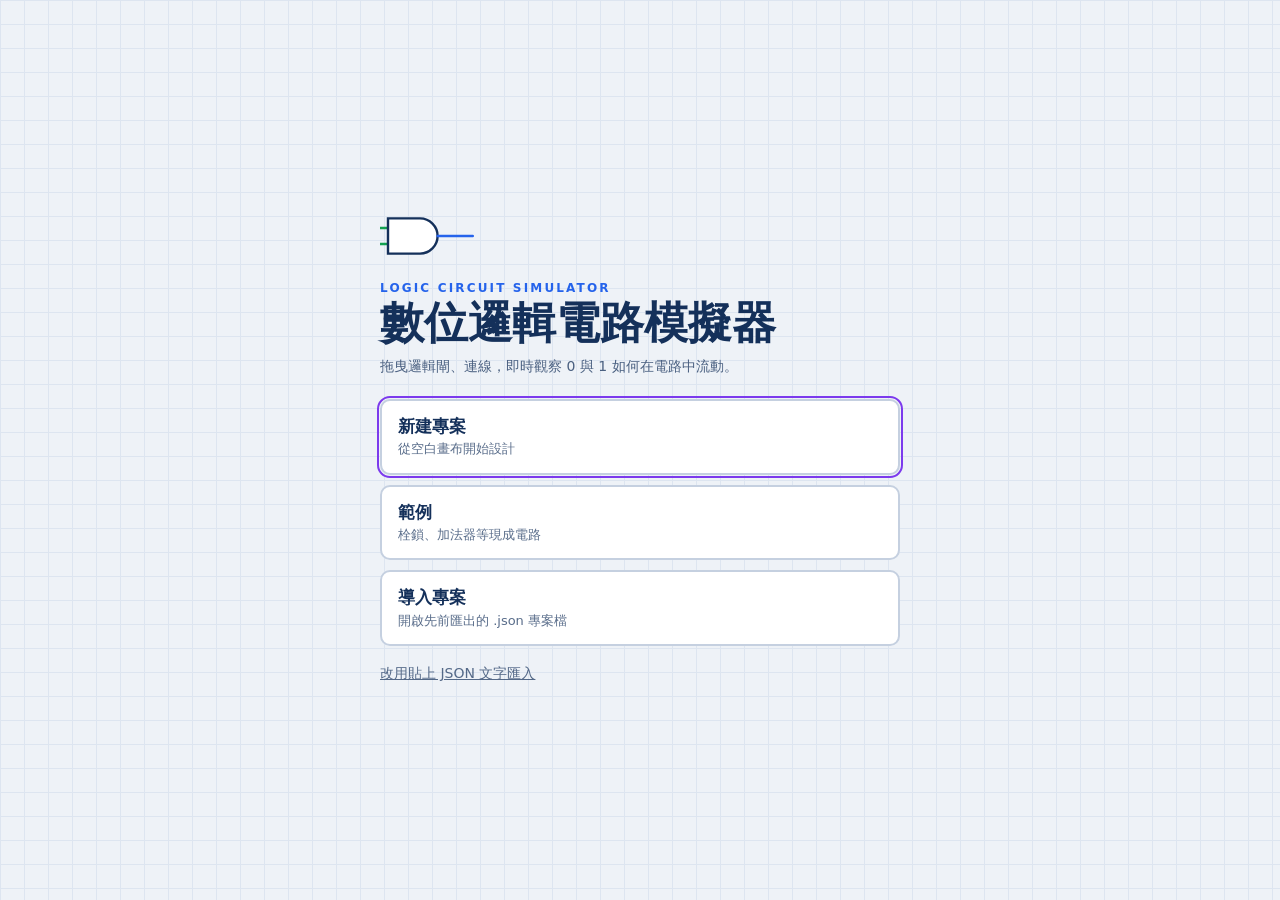
<file: index.html>
<!DOCTYPE html>
<html lang="zh-Hant">
<head>
<meta charset="utf-8">
<meta name="viewport" content="width=device-width, initial-scale=1, viewport-fit=cover, user-scalable=no">
<title>數位邏輯電路模擬器</title>
<style>
:root{--bg:#eef2f7;--panel:#fff;--ink:#14305a;--line:#c5d0e0;--grid:#dde5f0;--v1:#12a150;--v0:#2563eb;--vx:#d92d20;--sel:#7c3aed}
@media(prefers-color-scheme:dark){:root{--bg:#0e1829;--panel:#16243a;--ink:#d6e4ff;--line:#2c3f5e;--grid:#1a2a42;--v1:#3ddc84;--v0:#6ea8ff;--vx:#ff6b5e;--sel:#b69cff}}
*{box-sizing:border-box}
html,body{height:100%;margin:0;background:var(--bg);color:var(--ink);font:14px/1.4 system-ui,"Noto Sans TC",sans-serif;overscroll-behavior:none}
body{display:flex;flex-direction:column;padding:env(safe-area-inset-top) env(safe-area-inset-right) env(safe-area-inset-bottom) env(safe-area-inset-left)}
button,input,textarea{font:inherit;color:inherit}
button{background:var(--panel);border:1px solid var(--line);border-radius:6px;padding:6px 10px;cursor:pointer;white-space:nowrap}
button:hover{border-color:var(--ink)}button:focus-visible,input:focus-visible,textarea:focus-visible{outline:2px solid var(--sel);outline-offset:1px}
button.on{background:var(--ink);color:var(--bg)}button:disabled{opacity:.4;cursor:not-allowed}
#bar{display:flex;gap:4px;padding:6px;background:var(--panel);border-bottom:1px solid var(--line);overflow-x:auto;flex:none}
#stBtn{display:none}
#main{flex:1;display:flex;min-height:0}
#pal{width:112px;flex:none;background:var(--panel);border-right:1px solid var(--line);padding:8px;display:flex;flex-direction:column;gap:4px;overflow-y:auto}
#pal b{margin-top:8px;font-weight:600}#customBtns{display:flex;flex-direction:column;gap:4px}
#stage{flex:1;position:relative;min-width:0}
#cv{width:100%;height:100%;display:block;touch-action:none;user-select:none;-webkit-user-select:none}
#stat{width:230px;flex:none;background:var(--panel);border-left:1px solid var(--line);padding:10px;overflow-y:auto}
#stat h4{margin:12px 0 4px}#stat .msg{padding:6px 8px;border-radius:6px;border:1px solid var(--line)}#stat .msg.err{border-color:var(--vx);color:var(--vx)}
.val{display:inline-block;min-width:1.6em;text-align:center;border-radius:4px;border:2px solid;font-weight:700;margin-right:6px}
.val.v1{color:var(--v1)}.val.v0{color:var(--v0)}.val.vx{color:var(--vx);border-style:dashed}
.row{display:flex;align-items:center;margin:3px 0}.row button{padding:2px 6px;border:0;background:none}
#props{position:absolute;top:8px;left:50%;transform:translateX(-50%);background:var(--panel);border:1px solid var(--line);border-radius:8px;padding:6px 10px;display:flex;gap:8px;align-items:center;z-index:2}
#props input{width:5.5em;padding:3px 6px;border:1px solid var(--line);border-radius:4px;background:var(--bg)}
#toast{position:fixed;bottom:12px;left:50%;transform:translateX(-50%);background:var(--ink);color:var(--bg);padding:6px 12px;border-radius:6px;opacity:0;pointer-events:none;transition:opacity .2s;z-index:30;max-width:90%}
#toast.show{opacity:1}
dialog{background:var(--panel);color:var(--ink);border:1px solid var(--line);border-radius:10px;width:min(560px,92vw)}
dialog::backdrop{background:#0008}dialog textarea{width:100%;height:160px;background:var(--bg);border:1px solid var(--line);border-radius:6px}
dialog input[type=text]{width:100%;padding:6px;background:var(--bg);border:1px solid var(--line);border-radius:6px}
.acts{display:flex;gap:6px;flex-wrap:wrap;margin-top:10px;justify-content:flex-end}
/* SVG */
.body{fill:var(--panel);stroke:var(--ink);stroke-width:2}.body.sel{stroke:var(--sel);stroke-dasharray:6 4}.body.osc{stroke:var(--vx);stroke-width:3}
text{fill:var(--ink);font-size:12px;text-anchor:middle;dominant-baseline:central;pointer-events:none}
text.big{font-size:18px;font-weight:700}text.pv{font-size:10px;font-weight:700}
.w{fill:none;stroke-width:2.5}.v1{stroke:var(--v1)}.v0{stroke:var(--v0)}.vx{stroke:var(--vx);stroke-dasharray:6 4}
.w.sel{stroke-width:5;filter:drop-shadow(0 0 4px var(--sel))}
text.t1{fill:var(--v1)}text.t0{fill:var(--v0)}text.tx{fill:var(--vx)}
.pin{fill:var(--panel);stroke-width:2}.pin.hot{r:8}.box{fill:#7c3aed22;stroke:var(--sel);stroke-dasharray:4 3}
@media(max-width:760px){
 #main{flex-direction:column-reverse}#pal{width:auto;flex-direction:row;overflow-x:auto;border-right:0;border-top:1px solid var(--line)}
 #pal b{display:none}#custom,#customBtns{display:contents}#stBtn{display:block}
 #stat{position:fixed;left:0;right:0;bottom:0;width:auto;max-height:55vh;border:1px solid var(--line);transform:translateY(100%);transition:transform .25s;z-index:5;padding-bottom:calc(10px + env(safe-area-inset-bottom))}
 #stat.open{transform:none}}
@media(prefers-reduced-motion:reduce){*{transition:none!important}}

/* 起始畫面 */
[hidden]{display:none!important}
#home{position:fixed;inset:0;z-index:20;display:flex;align-items:center;justify-content:center;overflow:auto;padding:max(16px,env(safe-area-inset-top)) 16px max(16px,env(safe-area-inset-bottom));background-color:var(--bg);background-image:linear-gradient(var(--grid) 1px,transparent 1px),linear-gradient(90deg,var(--grid) 1px,transparent 1px);background-size:24px 24px}
.hbox{width:min(520px,100%);margin:auto;animation:rise .35s ease-out}
@keyframes rise{from{opacity:0;transform:translateY(10px)}}
.hlogo{width:96px;height:48px;fill:none;stroke-width:3;stroke-linecap:round}
.eyebrow{margin:14px 0 2px;font-size:12px;letter-spacing:.18em;color:var(--v0);font-weight:600}
#home h1{margin:0;font-size:clamp(28px,7vw,44px);line-height:1.15}
.sub{margin:8px 0 22px;opacity:.75}
.hmenu{display:grid;gap:10px}
.hmenu button{display:flex;flex-direction:column;gap:2px;text-align:left;padding:14px 16px;border-radius:10px;border-width:2px}
.hmenu button b{font-size:17px}.hmenu button span{font-size:13px;opacity:.7;white-space:normal}
.hmenu button:hover{transform:translateY(-1px);box-shadow:0 4px 14px #0002}
.hmenu button.back{padding:8px 12px;flex-direction:row;background:none;border-style:dashed}
.link{margin-top:14px;border:0;background:none;text-decoration:underline;opacity:.7;padding:4px 0}
@media(prefers-reduced-motion:reduce){.hbox{animation:none}.hmenu button:hover{transform:none}}
</style>
</head>
<body>
<header id="bar">
  <button data-act="sel" class="on" title="選取與移動">選取</button>
  <button data-act="wire" title="依序點選兩個接腳連線">連線</button>
  <button data-act="box" title="拖曳畫選取框">框選</button>
  <button data-act="pack" title="把選取的電路封裝成元件">封裝</button>
  <button data-act="project">專案</button>
  <button data-act="lib">元件庫</button>
  <button data-act="del">刪除</button>
  <button data-act="undo">復原</button>
  <button data-act="redo">重做</button>
  <button data-act="zout" aria-label="縮小">−</button>
  <button data-act="zlbl" id="zlbl" title="顯示全部">100%</button>
  <button data-act="zin" aria-label="放大">＋</button>
  <button data-act="step" title="所有 CLOCK 翻轉一次">單步</button>
  <button data-act="run" id="runBtn">執行</button>
  <button data-act="reset" title="清除所有記憶狀態">重設狀態</button>
  <button data-act="home" title="回到起始畫面">首頁</button>
  <button data-act="clear">清空</button>
  <button data-act="status" id="stBtn">狀態</button>
</header>
<div id="main">
  <aside id="pal">
    <b>輸入／輸出</b>
    <button data-add="INPUT">INPUT</button><button data-add="OUTPUT">OUTPUT</button><button data-add="CLOCK">CLOCK</button>
    <b>邏輯閘</b>
    <button data-add="AND">AND</button><button data-add="OR">OR</button><button data-add="NOT">NOT</button>
    <button data-add="NAND">NAND</button><button data-add="NOR">NOR</button><button data-add="XOR">XOR</button><button data-add="XNOR">XNOR</button>
    <div id="custom" hidden><b>自訂元件</b><span id="customBtns"></span></div>
  </aside>
  <section id="stage">
    <div id="props" hidden></div>
    <div id="toast" role="status"></div>
    <svg id="cv" xmlns="http://www.w3.org/2000/svg"><defs><pattern id="grid" width="20" height="20" patternUnits="userSpaceOnUse"><path d="M20 0H0V20" fill="none" stroke="var(--grid)" stroke-width="1"/></pattern></defs><g id="world"><rect x="-6000" y="-6000" width="12000" height="12000" fill="url(#grid)"/><g id="layer"></g></g></svg>
  </section>
  <aside id="stat"></aside>
</div>
<div id="home" role="dialog" aria-modal="true" aria-labelledby="homeTitle">
  <div class="hbox">
    <svg class="hlogo" viewBox="0 0 120 60" aria-hidden="true"><path d="M0 20H10M0 40H10" stroke="var(--v1)"/><path d="M10 8H50A22 22 0 0 1 50 52H10Z" stroke="var(--ink)" fill="var(--panel)"/><path d="M72 30H116" stroke="var(--v0)"/></svg>
    <p class="eyebrow">LOGIC CIRCUIT SIMULATOR</p>
    <h1 id="homeTitle">數位邏輯電路模擬器</h1>
    <p class="sub">拖曳邏輯閘、連線，即時觀察 0 與 1 如何在電路中流動。</p>
    <nav id="homeMain" class="hmenu" aria-label="主選單">
      <button data-h="new"><b>新建專案</b><span>從空白畫布開始設計</span></button>
      <button data-h="examples"><b>範例</b><span>栓鎖、加法器等現成電路</span></button>
      <button data-h="import"><b>導入專案</b><span>開啟先前匯出的 .json 專案檔</span></button>
      <button data-h="resume" hidden><b>繼續編輯</b><span>回到目前的畫布</span></button>
    </nav>
    <nav id="homeEx" class="hmenu" aria-label="範例清單" hidden>
      <button data-h="back" class="back">← 返回主選單</button>
      <div id="exList" class="hmenu"></div>
    </nav>
    <input id="homeFile" type="file" accept=".json,application/json" hidden>
    <button class="link" data-h="paste">改用貼上 JSON 文字匯入</button>
  </div>
</div>
<dialog id="dlg"></dialog>
<script>
'use strict';
/* ================= gates：閘定義、尺寸、接腳 ================= */
const GATES = ['AND', 'OR', 'NOT', 'NAND', 'NOR', 'XOR', 'XNOR'];
const IO = ['INPUT', 'OUTPUT', 'CLOCK'];
const ni = c => c.type === 'CHIP' ? c.pi.length : ({ INPUT: 0, CLOCK: 0, OUTPUT: 1, NOT: 1 }[c.type] ?? 2);
const no = c => c.type === 'CHIP' ? c.po.length : c.type === 'OUTPUT' ? 0 : 1;
const isGate = c => GATES.includes(c.type);
const size = c => c.type === 'CHIP' ? { w: 100, h: 40 * Math.max(c.pi.length, c.po.length, 1) } : isGate(c) ? { w: 80, h: 60 } : { w: 60, h: 40 };
const snapG = n => Math.round(n / 10) * 10;
function ev(t, [x, y]) {
  x ??= null; y ??= null;
  const inv = r => r == null ? null : 1 - r;
  switch (t) {
    case 'BUF': return x;
    case 'NOT': return inv(x);
    case 'AND': return x === 0 || y === 0 ? 0 : x == null || y == null ? null : 1;
    case 'NAND': return inv(ev('AND', [x, y]));
    case 'OR': return x === 1 || y === 1 ? 1 : x == null || y == null ? null : 0;
    case 'NOR': return inv(ev('OR', [x, y]));
    case 'XOR': return x == null || y == null ? null : x ^ y;
    case 'XNOR': return inv(ev('XOR', [x, y]));
  }
}
/* ================= circuit：資料模型與接腳座標 ================= */
const fresh = () => ({ comps: [], wires: [], nid: 1, cnt: {}, defs: {}, dn: 1, st: {} });
let S = fresh();
const byId = id => S.comps.find(c => c.id === id);
function pinPos(c, out, i) {
  if (c.type === 'CHIP') return { x: c.x + (out ? 100 : 0), y: c.y + 20 + 40 * i };
  if (isGate(c)) return out ? { x: c.x + 80, y: c.y + 30 } : { x: c.x, y: c.y + (ni(c) === 1 ? 30 : 20 + 20 * i) };
  return { x: c.x + (out ? 60 : 0), y: c.y + 20 };
}
/* ================= simulator：展開、時序模擬、振盪偵測 ================= */
let sim = { v: {}, osc: new Set(), loop: false, unconn: 0, err: '' };
function flat(comps, wires, pre, d, ext, ins, N) {
  if (d > 8) throw Error('封裝展開超過 8 層');
  const by = {}; comps.forEach(c => by[c.id] = c);
  const okey = (c, p) => c.type === 'CHIP' ? pre + c.id + '/' + S.defs[c.d].outs[p] : pre + c.id;
  const src = (c, p) => { const w = wires.find(w => w.to.c === c.id && w.to.p === p); return w && by[w.from.c] ? okey(by[w.from.c], w.from.p) : null; };
  for (const c of comps) {
    if (c.type === 'CHIP') {
      const df = S.defs[c.d]; if (!df) throw Error('找不到元件定義');
      const e = df.pi.map((_, i) => src(c, i));
      flat(df.comps, df.wires, pre + c.id + '/', d + 1, e, df.ins, N); continue;
    }
    let t = c.type, inp = [];
    if (t === 'INPUT' && ext) { t = 'BUF'; inp = [ext[ins.indexOf(c.id)] ?? null]; }
    else if (t === 'OUTPUT') { t = 'BUF'; inp = [src(c, 0)]; }
    else if (t === 'INPUT' || t === 'CLOCK') t = 'SRC';
    else for (let i = 0; i < ni(c); i++) inp.push(src(c, i));
    N.push({ k: pre + c.id, t, inp, c });
  }
}
const okeyTop = (c, p) => c.type === 'CHIP' ? c.id + '/' + S.defs[c.d].outs[p] : '' + c.id;
function simulate() {
  const N = [];
  try { flat(S.comps, S.wires, '', 0, null, null, N); } catch (e) { sim = { v: {}, osc: new Set(), loop: false, unconn: 0, err: e.message }; return; }
  const v = {}, idx = {}, fz = new Set();
  N.forEach(n => { idx[n.k] = n; v[n.k] = n.t === 'SRC' ? n.c.val : (S.st[n.k] ?? null); });
  const get = k => k == null ? null : (v[k] ?? null);
  const lim = N.length * 3 + 20;
  const pass = ch => {
    let any = false;
    for (const n of N) {
      if (n.t === 'SRC' || fz.has(n.k)) continue;
      const r = ev(n.t, n.inp.map(get));
      if (r !== v[n.k]) { v[n.k] = r; any = true; ch && ch.add(n.k); }
    }
    return any;
  };
  const settle = () => { for (let i = 0; i < lim; i++) if (!pass()) return true; return false; };
  const freezeChanged = () => { const ch = new Set(); for (let i = 0; i < 4; i++) pass(ch); ch.forEach(k => { fz.add(k); v[k] = null; }); };
  for (let t = 0; t < 6 && !settle(); t++) freezeChanged();
  // 迴路偵測：從節點沿輸入往上游能回到自己
  const cyc = new Set();
  for (const n of N) {
    const seen = new Set(), st = [n.k]; let hit = false;
    while (st.length && !hit) for (const s of idx[st.pop()].inp) {
      if (s == null || !idx[s]) continue;
      if (s === n.k) { hit = true; break; }
      if (!seen.has(s)) { seen.add(s); st.push(s); }
    }
    if (hit) cyc.add(n.k);
  }
  // 迴路內仍未定義者：以 0 試探是否會振盪（只用於偵測，不改記憶）
  const nul = [...cyc].filter(k => v[k] == null && !fz.has(k));
  if (nul.length) {
    const save = { ...v }; nul.forEach(k => v[k] = 0);
    if (!settle()) freezeChanged();
    Object.assign(v, save); fz.forEach(k => v[k] = null); settle();
  }
  const st = {}; let un = 0;
  N.forEach(n => { if (n.t !== 'SRC') st[n.k] = v[n.k] ?? null; un += n.inp.filter(s => s == null).length; });
  S.st = st;
  sim = { v, osc: new Set([...fz].map(k => +k.split('/')[0])), loop: cyc.size > 0, unconn: un, err: '' };
}
const outVal = (c, p) => sim.v[okeyTop(c, p)] ?? null;
function inVal(c, i) {
  const w = S.wires.find(w => w.to.c === c.id && w.to.p === i), f = w && byId(w.from.c);
  return f ? outVal(f, w.from.p) : null;
}
/* ================= undo / redo ================= */
let U = [], R = [];
const snap = () => { U.push(JSON.stringify(S)); if (U.length > 100) U.shift(); R = []; };
function undo() { if (!U.length) return; R.push(JSON.stringify(S)); S = JSON.parse(U.pop()); sel.clear(); selW = null; update(); }
function redo() { if (!R.length) return; U.push(JSON.stringify(S)); S = JSON.parse(R.pop()); sel.clear(); selW = null; update(); }
/* ================= renderer ================= */
const $ = s => document.querySelector(s), svg = $('#cv'), layer = $('#layer'), world = $('#world');
let view = { x: 40, y: 40, k: 1 }, sel = new Set(), selW = null, mode = 'sel', running = false, pending = null, ghost = null, band = null, hot = null;
const vc = v => v == null ? 'x' : v;
const vt = v => v == null ? '?' : v;
function wirePts(w) {
  const a = byId(w.from.c), b = byId(w.to.c); if (!a || !b) return [];
  const p = pinPos(a, true, w.from.p), q = pinPos(b, false, w.to.p);
  if (q.x >= p.x + 20) { const m = snapG((p.x + q.x) / 2); return [p, { x: m, y: p.y }, { x: m, y: q.y }, q]; }
  const my = snapG((p.y + q.y) / 2) + (Math.abs(p.y - q.y) < 10 ? 50 : 0);
  return [p, { x: p.x + 20, y: p.y }, { x: p.x + 20, y: my }, { x: q.x - 20, y: my }, { x: q.x - 20, y: q.y }, q];
}
const pstr = ps => ps.map(p => p.x + ',' + p.y).join(' ');
let raf = 0;
const redraw = () => { if (!raf) raf = requestAnimationFrame(() => { raf = 0; draw(); }); };
function draw() {
  world.setAttribute('transform', `translate(${view.x} ${view.y}) scale(${view.k})`);
  $('#zlbl').textContent = Math.round(view.k * 100) + '%';
  let h = '';
  for (const w of S.wires) {
    const a = byId(w.from.c); if (!a) continue;
    h += `<polyline class="w v${vc(outVal(a, w.from.p))}${selW === w.id ? ' sel' : ''}" points="${pstr(wirePts(w))}"/>`;
  }
  for (const c of S.comps) {
    const s = size(c), cls = 'body' + (sel.has(c.id) ? ' sel' : '') + (sim.osc.has(c.id) ? ' osc' : '');
    h += `<g><rect class="${cls}" x="${c.x}" y="${c.y}" width="${s.w}" height="${s.h}" rx="${isGate(c) ? 6 : 4}"/>`;
    const cx = c.x + s.w / 2, cy = c.y + s.h / 2;
    if (c.type === 'INPUT' || c.type === 'CLOCK') {
      h += `<text class="big t${vc(c.val)}" x="${cx}" y="${cy + 2}">${c.val}</text><text x="${cx}" y="${c.y - 8}">${esc(c.name)}${c.type === 'CLOCK' ? ' ' + c.hz + 'Hz' : ''}</text>`;
    } else if (c.type === 'OUTPUT') {
      const v = inVal(c, 0); h += `<text class="big t${vc(v)}" x="${cx}" y="${cy + 2}">${vt(v)}</text><text x="${cx}" y="${c.y - 8}">${esc(c.name)}</text>`;
    } else if (c.type === 'CHIP') {
      h += `<text x="${cx}" y="${c.y - 8}">${esc(c.name)}</text>`;
      c.pi.forEach((n, i) => h += `<text x="${c.x + 8}" y="${c.y + 20 + 40 * i - 14}" style="text-anchor:start;font-size:10px">${esc(n)}</text>`);
      c.po.forEach((n, i) => h += `<text x="${c.x + 92}" y="${c.y + 20 + 40 * i - 14}" style="text-anchor:end;font-size:10px">${esc(n)}</text>`);
    } else {
      h += `<text x="${cx - 4}" y="${cy}">${c.type}</text>`;
      if (['NOT', 'NAND', 'NOR', 'XNOR'].includes(c.type)) h += `<circle class="pin" style="stroke:var(--ink)" cx="${c.x + 84}" cy="${c.y + 30}" r="4"/>`;
    }
    for (let i = 0; i < ni(c); i++) h += pinSvg(c, false, i, inVal(c, i));
    for (let i = 0; i < no(c); i++) h += pinSvg(c, true, i, outVal(c, i));
    h += '</g>';
  }
  if (ghost) h += `<polyline class="w v0" style="stroke-dasharray:4 4" points="${ghost.a.x},${ghost.a.y} ${ghost.b.x},${ghost.b.y}"/>`;
  if (band) h += `<rect class="box" x="${Math.min(band.a.x, band.b.x)}" y="${Math.min(band.a.y, band.b.y)}" width="${Math.abs(band.a.x - band.b.x)}" height="${Math.abs(band.a.y - band.b.y)}"/>`;
  layer.innerHTML = h;
}
const esc = s => String(s ?? '').replace(/[&<>"]/g, m => ({ '&': '&amp;', '<': '&lt;', '>': '&gt;', '"': '&quot;' }[m]));
function pinSvg(c, out, i, val) {
  const p = pinPos(c, out, i), isHot = hot && hot.c === c.id && hot.p === i && hot.out === out;
  const o = out ? -12 : 12, dy = isGate(c) || c.type === 'CHIP' ? -9 : 14;
  const stroke = `var(--v${vc(val)})`.replace('vx', 'vx');
  return `<circle class="pin${isHot ? ' hot' : ''}" cx="${p.x}" cy="${p.y}" r="${isHot ? 8 : 4}" style="stroke:${stroke}"/><text class="pv t${vc(val)}" x="${p.x + (c.type === 'INPUT' || c.type === 'CLOCK' ? 0 : o)}" y="${p.y + dy}">${vt(val)}</text>`;
}
/* ================= 狀態面板、屬性列、提示 ================= */
function panel() {
  const ins = S.comps.filter(c => c.type === 'INPUT' || c.type === 'CLOCK'), outs = S.comps.filter(c => c.type === 'OUTPUT');
  let msg = sim.err ? ['err', sim.err] : sim.osc.size ? ['err', '電路振盪，無法穩定；相關輸出視為未定義'] : sim.loop ? ['', '以時序電路模擬'] : ['', '組合電路'];
  if (sim.unconn && !sim.err) msg[1] += `（${sim.unconn} 個輸入接腳未連接）`;
  $('#stat').innerHTML = `<div class="msg ${msg[0]}">${esc(msg[1])}</div><h4>輸入</h4>` +
    (ins.map(c => `<div class="row"><span class="val v${vc(c.val)}">${c.val}</span><button data-tg="${c.id}">${esc(c.name)}</button></div>`).join('') || '<small>尚無輸入</small>') +
    `<h4>輸出</h4>` + (outs.map(c => { const v = inVal(c, 0); return `<div class="row"><span class="val v${vc(v)}">${vt(v)}</span>${esc(c.name)}</div>`; }).join('') || '<small>尚無輸出</small>') +
    `<h4>導線顏色</h4><div class="row"><span class="val v1">1</span>邏輯 1（綠、實線）</div><div class="row"><span class="val v0">0</span>邏輯 0（藍）</div><div class="row"><span class="val vx">?</span>未定義／錯誤（紅、虛線）</div>`;
}
function props() {
  const p = $('#props'), c = sel.size === 1 ? byId([...sel][0]) : null;
  if (!c || !(IO.includes(c.type) || c.type === 'CHIP')) { p.hidden = true; return; }
  p.hidden = false;
  if (c.type === 'CHIP') { p.innerHTML = `${esc(c.name)} <button id="unp">展開封裝</button>`; $('#unp').onclick = () => unpack(c.id); return; }
  p.innerHTML = `名稱 <input id="pn" maxlength="8" value="${esc(c.name)}">` + (c.type === 'CLOCK' ? ` 頻率 <input id="ph" type="number" min="0.1" max="20" step="0.1" value="${c.hz}"> Hz <small id="pi">${Math.round(500 / c.hz)} ms</small>` : '');
  $('#pn').onchange = e => { snap(); c.name = e.target.value.slice(0, 8) || c.name; update(); };
  if (c.type === 'CLOCK') $('#ph').onchange = e => { snap(); c.hz = Math.min(20, Math.max(.1, +e.target.value || 1)); update(); };
}
let tt = 0;
function toast(m) { const t = $('#toast'); t.textContent = m; t.classList.add('show'); clearTimeout(tt); tt = setTimeout(() => t.classList.remove('show'), 2600); }
function palette() {
  const ds = Object.entries(S.defs); $('#custom').hidden = !ds.length;
  $('#customBtns').innerHTML = ds.map(([id, d]) => `<button data-chip="${id}">${esc(d.name)}</button>`).join('');
}
let lastDefs = '';
function update() {
  simulate(); draw(); panel(); props();
  const k = JSON.stringify(Object.entries(S.defs).map(([i, d]) => [i, d.name])); if (k !== lastDefs) { lastDefs = k; palette(); }
}
/* ================= editor：新增、命中測試、指標事件 ================= */
function addComp(type, d) {
  snap();
  const r = svg.getBoundingClientRect(), c = { id: S.nid++, type, rot: 0 };
  const sz = d ? { w: 100, h: 40 * Math.max(S.defs[d].pi.length, S.defs[d].po.length, 1) } : size({ type });
  c.x = snapG((r.width / 2 - view.x) / view.k - sz.w / 2 + (S.comps.length % 5) * 20); c.y = snapG((r.height / 2 - view.y) / view.k - sz.h / 2 + (S.comps.length % 5) * 20);
  if (type === 'CHIP') { const df = S.defs[d]; Object.assign(c, { d, name: df.name, pi: df.pi.slice(), po: df.po.slice() }); }
  if (IO.includes(type)) { const n = S.cnt[type] = (S.cnt[type] || 0) + 1; c.name = ({ INPUT: 'IN', OUTPUT: 'OUT', CLOCK: 'CLK' })[type] + n; }
  if (type === 'INPUT' || type === 'CLOCK') c.val = 0;
  if (type === 'CLOCK') c.hz = 1;
  S.comps.push(c); sel = new Set([c.id]); selW = null; update();
}
const world2 = e => { const r = svg.getBoundingClientRect(); return { x: (e.clientX - r.left - view.x) / view.k, y: (e.clientY - r.top - view.y) / view.k }; };
function hitPin(p, rad, want) {
  let best = null, bd = rad;
  for (const c of S.comps) for (const out of [false, true]) {
    if (want !== undefined && out !== want) continue;
    for (let i = 0; i < (out ? no(c) : ni(c)); i++) {
      const q = pinPos(c, out, i), d = Math.hypot(q.x - p.x, q.y - p.y);
      if (d < bd) { bd = d; best = { c: c.id, p: i, out }; }
    }
  }
  return best;
}
function hit(p) {
  const pin = hitPin(p, (mode === 'wire' ? 18 : 10) / view.k); if (pin) return { pin };
  for (let i = S.comps.length - 1; i >= 0; i--) { const c = S.comps[i], s = size(c); if (p.x >= c.x && p.x <= c.x + s.w && p.y >= c.y && p.y <= c.y + s.h) return { c: c.id }; }
  for (const w of S.wires) { const ps = wirePts(w); for (let i = 0; i < ps.length - 1; i++) if (dSeg(p, ps[i], ps[i + 1]) < 6 / view.k) return { w: w.id }; }
  return {};
}
function dSeg(p, a, b) {
  const dx = b.x - a.x, dy = b.y - a.y, l = dx * dx + dy * dy || 1, t = Math.max(0, Math.min(1, ((p.x - a.x) * dx + (p.y - a.y) * dy) / l));
  return Math.hypot(p.x - a.x - t * dx, p.y - a.y - t * dy);
}
function connect(a, b) {
  if (a.out === b.out) return toast(a.out ? '不能連接兩個輸出接腳' : '不能連接兩個輸入接腳');
  if (a.c === b.c) return toast('不能連到自己的接腳');
  const f = a.out ? a : b, t = a.out ? b : a;
  if (S.wires.some(w => w.to.c === t.c && w.to.p === t.p)) return toast('這個輸入接腳已經有來源');
  snap(); S.wires.push({ id: S.nid++, from: { c: f.c, p: f.p }, to: { c: t.c, p: t.p } }); update();
}
const pointers = new Map(); let drag = null, wiring = null, pinch = null;
svg.addEventListener('pointerdown', e => {
  svg.setPointerCapture(e.pointerId); pointers.set(e.pointerId, { x: e.clientX, y: e.clientY });
  if (pointers.size === 2) { const [a, b] = [...pointers.values()]; pinch = { d: Math.hypot(a.x - b.x, a.y - b.y), k: view.k }; drag = wiring = null; return; }
  const p = world2(e), h = hit(p);
  if (pending) {
    if (h.pin) { const a = pending; pending = null; hot = null; connect(a, h.pin); return; }
    pending = null; hot = null;
  }
  if (h.pin) { wiring = { a: h.pin, moved: false }; return; }
  if (h.c) {
    const c = byId(h.c);
    if (mode === 'wire') { drag = { t: 'pan', sx: e.clientX, sy: e.clientY, vx: view.x, vy: view.y, moved: false, click: c }; return; }
    if (!sel.has(c.id)) sel = new Set([c.id]); selW = null;
    drag = { t: 'move', s: p, o: new Map([...sel].map(i => [i, { x: byId(i).x, y: byId(i).y }])), moved: false, click: c }; update(); return;
  }
  if (h.w) { selW = h.w; sel.clear(); update(); return; }
  if (mode === 'box' || e.shiftKey) { drag = { t: 'box' }; band = { a: p, b: p }; return; }
  drag = { t: 'pan', sx: e.clientX, sy: e.clientY, vx: view.x, vy: view.y, moved: false };
});
svg.addEventListener('pointermove', e => {
  if (pointers.has(e.pointerId)) pointers.set(e.pointerId, { x: e.clientX, y: e.clientY });
  if (pinch && pointers.size === 2) { const [a, b] = [...pointers.values()]; zoomAt((a.x + b.x) / 2, (a.y + b.y) / 2, pinch.k * Math.hypot(a.x - b.x, a.y - b.y) / pinch.d); return; }
  const p = world2(e);
  if (wiring) {
    wiring.moved = true; const a = byId(wiring.a.c);
    ghost = { a: pinPos(a, wiring.a.out, wiring.a.p), b: p };
    hot = hitPin(p, 30 / view.k, !wiring.a.out); if (hot && hot.c === wiring.a.c) hot = null;
    return redraw();
  }
  if (!drag) return;
  if (drag.t === 'move') {
    const dx = snapG(p.x - drag.s.x), dy = snapG(p.y - drag.s.y);
    if (!drag.moved && (dx || dy)) { drag.moved = true; snap(); }
    if (drag.moved) drag.o.forEach((o, id) => { const c = byId(id); c.x = o.x + dx; c.y = o.y + dy; });
  } else if (drag.t === 'pan') {
    const dx = e.clientX - drag.sx, dy = e.clientY - drag.sy;
    if (Math.abs(dx) + Math.abs(dy) > 3) drag.moved = true;
    view.x = drag.vx + dx; view.y = drag.vy + dy;
  } else if (drag.t === 'box') band.b = p;
  redraw();
});
function endPointer(e) {
  pointers.delete(e.pointerId); if (pointers.size < 2) pinch = null;
  if (wiring) {
    const w = wiring; wiring = null; ghost = null; const p = world2(e);
    if (w.moved) { const t = hitPin(p, 30 / view.k, !w.a.out); hot = null; if (t && t.c !== w.a.c) connect(w.a, t); else { const any = hitPin(p, 12 / view.k); if (any) connect(w.a, any); } }
    else { pending = w.a; hot = w.a; toast('再點選另一個接腳完成連線（Esc 取消）'); }
    return redraw();
  }
  if (!drag) return;
  const d = drag; drag = null;
  if (d.t === 'move' && !d.moved) {
    if (d.click.type === 'INPUT' || d.click.type === 'CLOCK') { snap(); d.click.val ^= 1; update(); }
  } else if (d.t === 'pan' && !d.moved) {
    if (d.click && (d.click.type === 'INPUT' || d.click.type === 'CLOCK')) { snap(); d.click.val ^= 1; }
    else { sel.clear(); selW = null; }
  } else if (d.t === 'box') {
    const r = { x1: Math.min(band.a.x, band.b.x), x2: Math.max(band.a.x, band.b.x), y1: Math.min(band.a.y, band.b.y), y2: Math.max(band.a.y, band.b.y) };
    sel = new Set(S.comps.filter(c => { const s = size(c); return c.x <= r.x2 && c.x + s.w >= r.x1 && c.y <= r.y2 && c.y + s.h >= r.y1; }).map(c => c.id)); band = null;
  }
  update();
}
svg.addEventListener('pointerup', endPointer); svg.addEventListener('pointercancel', endPointer);
svg.addEventListener('wheel', e => { e.preventDefault(); zoomAt(e.clientX, e.clientY, view.k * (e.deltaY < 0 ? 1.1 : 1 / 1.1)); }, { passive: false });
function zoomAt(cx, cy, k) {
  k = Math.min(3, Math.max(.2, k)); const r = svg.getBoundingClientRect(), x = cx - r.left, y = cy - r.top;
  view.x = x - (x - view.x) * k / view.k; view.y = y - (y - view.y) * k / view.k; view.k = k; redraw();
}
function fit() {
  if (!S.comps.length) { view = { x: 40, y: 40, k: 1 }; return redraw(); }
  const r = svg.getBoundingClientRect(); let x1 = 1e9, y1 = 1e9, x2 = -1e9, y2 = -1e9;
  S.comps.forEach(c => { const s = size(c); x1 = Math.min(x1, c.x); y1 = Math.min(y1, c.y - 20); x2 = Math.max(x2, c.x + s.w); y2 = Math.max(y2, c.y + s.h); });
  const k = Math.min(1.5, Math.max(.2, Math.min((r.width - 80) / (x2 - x1), (r.height - 80) / (y2 - y1))));
  view = { k, x: (r.width - (x2 - x1) * k) / 2 - x1 * k, y: (r.height - (y2 - y1) * k) / 2 - y1 * k }; redraw();
}
function delSel() {
  if (selW != null) { snap(); S.wires = S.wires.filter(w => w.id !== selW); selW = null; return update(); }
  if (!sel.size) return; snap();
  S.comps = S.comps.filter(c => !sel.has(c.id)); S.wires = S.wires.filter(w => !sel.has(w.from.c) && !sel.has(w.to.c)); sel.clear(); update();
}
/* ================= clock：時脈 ================= */
const lastT = {};
setInterval(() => {
  if (!running) return; const now = performance.now(); let ch = false;
  for (const c of S.comps) if (c.type === 'CLOCK') { lastT[c.id] ??= now; if (now - lastT[c.id] >= 500 / c.hz) { c.val ^= 1; lastT[c.id] = now; ch = true; } }
  if (ch) update();
}, 20);
function step() {
  if (!S.comps.some(c => c.type === 'CLOCK')) return toast('畫布上沒有 CLOCK');
  snap(); S.comps.forEach(c => c.type === 'CLOCK' && (c.val ^= 1)); update();
}
/* ================= pack：封裝與展開 ================= */
const sortPos = (a, b) => a.y - b.y || a.x - b.x;
function pack() {
  const cs = S.comps.filter(c => sel.has(c.id));
  if (!cs.length) return toast('請先用「框選」選取要封裝的電路');
  if (cs.some(c => c.type === 'CLOCK')) return toast('封裝內不能含 CLOCK，請改由外部接進 INPUT');
  const ins = cs.filter(c => c.type === 'INPUT').sort(sortPos), outs = cs.filter(c => c.type === 'OUTPUT').sort(sortPos);
  if (!ins.length || !outs.length) return toast('選取範圍必須至少含一個 INPUT 與一個 OUTPUT');
  const name = (prompt('元件名稱（最多 8 個字）', '') || '').trim().slice(0, 8); if (!name) return;
  snap();
  const did = 'd' + S.dn++, ids = new Set(cs.map(c => c.id)), cid = S.nid++;
  const mx = Math.min(...cs.map(c => c.x)), my = Math.min(...cs.map(c => c.y));
  S.defs[did] = { name, comps: JSON.parse(JSON.stringify(cs)), wires: S.wires.filter(w => ids.has(w.from.c) && ids.has(w.to.c)).map(w => JSON.parse(JSON.stringify(w))), ins: ins.map(c => c.id), outs: outs.map(c => c.id), pi: ins.map(c => c.name), po: outs.map(c => c.name) };
  for (const c of cs) for (const k of Object.keys(S.st)) if (k === '' + c.id || k.startsWith(c.id + '/')) { S.st[cid + '/' + k] = S.st[k]; delete S.st[k]; }
  S.comps = S.comps.filter(c => !ids.has(c.id)); S.wires = S.wires.filter(w => !ids.has(w.from.c) && !ids.has(w.to.c));
  const df = S.defs[did];
  S.comps.push({ id: cid, type: 'CHIP', x: mx, y: my, rot: 0, d: did, name, pi: df.pi.slice(), po: df.po.slice() });
  sel = new Set([cid]); update(); toast('已封裝為「' + name + '」');
}
function unpack(id) {
  const c = byId(id), df = c && S.defs[c.d]; if (!df) return; snap();
  const mx = Math.min(...df.comps.map(k => k.x)), my = Math.min(...df.comps.map(k => k.y)), map = {};
  const nc = JSON.parse(JSON.stringify(df.comps)).map(k => { map[k.id] = S.nid++; return { ...k, id: map[k.id], x: k.x - mx + c.x, y: k.y - my + c.y }; });
  const nw = JSON.parse(JSON.stringify(df.wires)).map(w => ({ id: S.nid++, from: { c: map[w.from.c], p: w.from.p }, to: { c: map[w.to.c], p: w.to.p } }));
  for (const k of Object.keys(S.st)) if (k.startsWith(id + '/')) { S.st[k.slice(('' + id).length + 1).replace(/^(\d+)/, m => map[m] ?? m)] = S.st[k]; delete S.st[k]; }
  const ext = S.wires.filter(w => w.to.c === id), extO = S.wires.filter(w => w.from.c === id), drop = new Set(), add = [];
  df.ins.forEach((iid, i) => { const e = ext.find(w => w.to.p === i); if (!e) return; drop.add(map[iid]);
    nw.filter(w => w.from.c === map[iid]).forEach(w => add.push({ id: S.nid++, from: { ...e.from }, to: { ...w.to } })); });
  df.outs.forEach((oid, j) => { const es = extO.filter(w => w.from.p === j); if (!es.length) return; const inner = nw.find(w => w.to.c === map[oid]); if (!inner) return; drop.add(map[oid]);
    es.forEach(w => add.push({ id: S.nid++, from: { ...inner.from }, to: { ...w.to } })); });
  S.comps = S.comps.filter(k => k.id !== id).concat(nc.filter(k => !drop.has(k.id)));
  S.wires = S.wires.filter(w => w.from.c !== id && w.to.c !== id).concat(nw.filter(w => !drop.has(w.from.c) && !drop.has(w.to.c)), add);
  sel = new Set(nc.filter(k => !drop.has(k.id)).map(k => k.id)); update();
}
/* ================= library：元件庫管理 ================= */
const usedDef = d => S.comps.some(c => c.d === d) || Object.values(S.defs).some(x => x.comps.some(c => c.d === d));
const dlg = $('#dlg');
function libDlg() {
  const es = Object.entries(S.defs);
  dlg.innerHTML = `<h3>元件庫</h3>` + (es.map(([id, d]) => `<div class="row"><b style="flex:1">${esc(d.name)}</b><button data-r="${id}">重新命名</button><button data-x="${id}">匯出</button><button data-d="${id}" ${usedDef(id) ? 'disabled title="使用中"' : ''}>刪除</button></div>`).join('') || '<p>尚無自訂元件。框選電路後按「封裝」建立。</p>') +
    `<div class="acts"><button data-x="*">匯出全部</button><button data-close>關閉</button></div>`;
  dlg.showModal();
}
dlg.addEventListener('click', e => {
  const t = e.target; if (!(t instanceof HTMLElement)) return;
  if (t.dataset.close !== undefined) dlg.close();
  if (t.dataset.r) { const n = (prompt('新名稱（最多 8 個字）', S.defs[t.dataset.r].name) || '').trim().slice(0, 8); if (n) { snap(); S.defs[t.dataset.r].name = n; S.comps.forEach(c => c.d === t.dataset.r && (c.name = n)); Object.values(S.defs).forEach(d => d.comps.forEach(c => c.d === t.dataset.r && (c.name = n))); update(); libDlg(); } }
  if (t.dataset.d && !usedDef(t.dataset.d)) { snap(); delete S.defs[t.dataset.d]; update(); libDlg(); }
  if (t.dataset.x) { const ids = t.dataset.x === '*' ? Object.keys(S.defs) : [t.dataset.x]; if (ids.length) download(t.dataset.x === '*' ? 'components-all.json' : 'component-' + S.defs[ids[0]].name + '.json', JSON.stringify(compFile(ids))); }
  if (t.dataset.dl) download('logic-project.json', $('#ta').value);
  if (t.dataset.imp) importText($('#ta').value);
  if (t.dataset.pick) $('#file').click();
});
/* ================= io：匯出匯入與驗證 ================= */
const projFile = () => ({ format: 'logic-sim', version: 1, kind: 'project', circuit: { comps: S.comps, wires: S.wires, nid: S.nid, cnt: S.cnt, defs: S.defs, dn: S.dn } });
function compFile(ids) {
  const need = new Set(), walk = i => { if (need.has(i)) return; need.add(i); S.defs[i].comps.forEach(c => c.d && walk(c.d)); }; ids.forEach(walk);
  const defs = {}; need.forEach(i => defs[i] = S.defs[i]); return { format: 'logic-sim', version: 1, kind: 'components', defs };
}
function download(name, text) {
  const a = document.createElement('a'); a.href = URL.createObjectURL(new Blob([text], { type: 'application/json' })); a.download = name; document.body.appendChild(a); a.click(); a.remove();
}
function projectDlg() {
  dlg.innerHTML = `<h3>專案匯出／匯入</h3><p>下載檔案，或複製下方文字；也可貼上 JSON 後匯入。</p><textarea id="ta" aria-label="專案 JSON">${esc(JSON.stringify(projFile()))}</textarea><input id="file" type="file" accept=".json,application/json" multiple hidden><div class="acts"><button data-dl="1">下載 logic-project.json</button><button data-pick="1">選擇檔案匯入</button><button data-imp="1">匯入文字框內容</button><button data-close>關閉</button></div>`;
  dlg.showModal(); $('#file').onchange = async e => { for (const f of e.target.files) { if (f.size > 5 * 1048576) { toast('檔案超過 5 MB：' + f.name); continue; } await importText(await f.text()); } };
}
function cleanSet(comps, wires, defs) {
  const ids = new Set(), by = {};
  if (!Array.isArray(comps) || !Array.isArray(wires)) throw Error('缺少元件或導線陣列');
  const out = comps.map(c => {
    if (!c || ![...GATES, ...IO, 'CHIP'].includes(c.type)) throw Error('未知的元件類型：' + c?.type);
    if (!Number.isInteger(c.id) || ids.has(c.id) || !Number.isFinite(c.x) || !Number.isFinite(c.y)) throw Error('元件識別碼重複或座標不合法');
    ids.add(c.id); const n = { id: c.id, type: c.type, x: snapG(c.x), y: snapG(c.y), rot: 0 };
    if (c.type === 'INPUT' || c.type === 'CLOCK') n.val = c.val ? 1 : 0;
    if (IO.includes(c.type)) n.name = String(c.name ?? '').slice(0, 8);
    if (c.type === 'CLOCK') n.hz = Math.min(20, Math.max(.1, +c.hz || 1));
    if (c.type === 'CHIP') { const df = defs[c.d]; if (!df) throw Error('找不到自訂元件定義：' + c.d); Object.assign(n, { d: c.d, name: String(c.name ?? df.name).slice(0, 8), pi: df.pi.slice(), po: df.po.slice() }); }
    return by[n.id] = n;
  }), used = new Set(), ws = [];
  for (const w of wires) {
    const a = by[w?.from?.c], b = by[w?.to?.c]; if (!a || !b) throw Error('導線端點不存在');
    if (!(w.from.p >= 0 && w.from.p < no(a)) || !(w.to.p >= 0 && w.to.p < ni(b))) throw Error('接腳編號超出範圍');
    const k = b.id + ':' + w.to.p; if (used.has(k)) continue; used.add(k);
    ws.push({ id: Number.isInteger(w.id) ? w.id : 1e6 + ws.length, from: { c: a.id, p: w.from.p }, to: { c: b.id, p: w.to.p } });
  }
  return { comps: out, wires: ws };
}
function mapDefs(raw, dn) {
  const map = {}, nd = {}; Object.keys(raw).forEach(k => map[k] = 'd' + dn++);
  for (const [k, d] of Object.entries(raw)) {
    if (!d || !Array.isArray(d.pi) || !Array.isArray(d.po) || !Array.isArray(d.ins) || !Array.isArray(d.outs)) throw Error('元件定義格式錯誤');
    nd[map[k]] = { ...d, name: String(d.name || '元件').slice(0, 8), pi: d.pi.map(x => String(x).slice(0, 8)), po: d.po.map(x => String(x).slice(0, 8)), comps: (d.comps || []).map(c => c.type === 'CHIP' ? { ...c, d: map[c.d] } : c) };
  }
  for (const d of Object.values(nd)) {
    const cl = cleanSet(d.comps, d.wires || [], nd); d.comps = cl.comps; d.wires = cl.wires;
    const t = (ids, ty) => ids.every(i => d.comps.find(c => c.id === i)?.type === ty);
    if (d.ins.length !== d.pi.length || d.outs.length !== d.po.length || !t(d.ins, 'INPUT') || !t(d.outs, 'OUTPUT')) throw Error('元件「' + d.name + '」的接腳數與內部 INPUT／OUTPUT 不一致');
  }
  return { map, nd, dn };
}
async function importText(txt) {
  try {
    const j = JSON.parse(txt); if (j?.format !== 'logic-sim') throw Error('不是本程式的檔案格式');
    if (j.kind === 'project') {
      const c = j.circuit || {}, r = mapDefs(c.defs || {}, 1);
      const cl = cleanSet((c.comps || []).map(k => k.type === 'CHIP' ? { ...k, d: r.map[k.d] } : k), c.wires || [], r.nd);
      snap(); const mx = Math.max(0, ...cl.comps.map(k => k.id), ...cl.wires.map(w => w.id));
      S = { ...fresh(), ...cl, nid: mx + 1, cnt: c.cnt && typeof c.cnt === 'object' ? c.cnt : {}, defs: r.nd, dn: r.dn };
    } else if (j.kind === 'components') {
      const r = mapDefs(j.defs || {}, S.dn); snap(); Object.assign(S.defs, r.nd); S.dn = r.dn;
    } else throw Error('未知的 kind');
    sel.clear(); hideHome(); update(); fit(); toast('匯入完成');
  } catch (e) { toast('匯入失敗：' + e.message); }
}
/* ================= 範例與工具列 ================= */
const EXAMPLES = [
  { id: 'sr', name: 'SR 栓鎖', desc: '兩顆 NOR 組成的 1 位元記憶，S 設定、R 重設。', tip: '把 S 切到 1 再切回 0，Q 會保持 1；R=1 時 Q 變 0。',
    c: [['s', 'INPUT', 40, 60, { name: 'S', val: 0 }], ['r', 'INPUT', 40, 200, { name: 'R', val: 0 }], ['n1', 'NOR', 240, 40], ['n2', 'NOR', 240, 180], ['q', 'OUTPUT', 420, 60, { name: 'Q' }], ['qb', 'OUTPUT', 420, 200, { name: 'QB' }]],
    w: [['r', 0, 'n1', 0], ['n2', 0, 'n1', 1], ['s', 0, 'n2', 1], ['n1', 0, 'n2', 0], ['n1', 0, 'q', 0], ['n2', 0, 'qb', 0]] },
  { id: 'half', name: '半加器', desc: 'XOR 求和、AND 求進位，把兩個 1 位元相加。', tip: '試試 A=1、B=1：SUM=0、CARRY=1。',
    c: [['a', 'INPUT', 40, 60, { name: 'A', val: 0 }], ['b', 'INPUT', 40, 160, { name: 'B', val: 0 }], ['x', 'XOR', 220, 40], ['n', 'AND', 220, 160], ['s', 'OUTPUT', 400, 60, { name: 'SUM' }], ['c', 'OUTPUT', 400, 180, { name: 'CARRY' }]],
    w: [['a', 0, 'x', 0], ['b', 0, 'x', 1], ['a', 0, 'n', 0], ['b', 0, 'n', 1], ['x', 0, 's', 0], ['n', 0, 'c', 0]] },
  { id: 'full', name: '全加器', desc: '含進位輸入的 1 位元加法，由兩個半加器加 OR 組成。', tip: '試試 A=B=CIN=1：SUM=1、COUT=1。',
    c: [['a', 'INPUT', 40, 40, { name: 'A', val: 0 }], ['b', 'INPUT', 40, 120, { name: 'B', val: 0 }], ['ci', 'INPUT', 40, 240, { name: 'CIN', val: 0 }], ['x1', 'XOR', 200, 60], ['a1', 'AND', 200, 160], ['x2', 'XOR', 360, 80], ['a2', 'AND', 360, 200], ['o', 'OR', 520, 170], ['s', 'OUTPUT', 680, 100, { name: 'SUM' }], ['co', 'OUTPUT', 680, 190, { name: 'COUT' }]],
    w: [['a', 0, 'x1', 0], ['b', 0, 'x1', 1], ['a', 0, 'a1', 0], ['b', 0, 'a1', 1], ['x1', 0, 'x2', 0], ['ci', 0, 'x2', 1], ['x1', 0, 'a2', 0], ['ci', 0, 'a2', 1], ['a1', 0, 'o', 0], ['a2', 0, 'o', 1], ['x2', 0, 's', 0], ['o', 0, 'co', 0]] },
  { id: 'dl', name: 'D 栓鎖（含 CLOCK）', desc: '時脈為 1 時 Q 跟隨 D，為 0 時保持。', tip: '按「執行」讓 CLK 自動翻轉，再切換 D；CLK=0 期間 Q 不會改變。',
    c: [['d', 'INPUT', 40, 60, { name: 'D', val: 0 }], ['e', 'CLOCK', 40, 220, { name: 'CLK', val: 1, hz: 0.5 }], ['nt', 'NOT', 140, 110], ['n1', 'NAND', 260, 40], ['n2', 'NAND', 260, 200], ['nq', 'NAND', 420, 60], ['nb', 'NAND', 420, 180], ['q', 'OUTPUT', 600, 80, { name: 'Q' }], ['qb', 'OUTPUT', 600, 200, { name: 'QB' }]],
    w: [['d', 0, 'n1', 0], ['e', 0, 'n1', 1], ['d', 0, 'nt', 0], ['nt', 0, 'n2', 0], ['e', 0, 'n2', 1], ['n1', 0, 'nq', 0], ['nb', 0, 'nq', 1], ['n2', 0, 'nb', 0], ['nq', 0, 'nb', 1], ['nq', 0, 'q', 0], ['nb', 0, 'qb', 0]] },
];
function loadExample(id) {
  const ex = EXAMPLES.find(e => e.id === id); if (!ex) return;
  snap(); S = { ...fresh(), defs: S.defs, dn: S.dn }; const ids = {};
  for (const [k, type, x, y, o] of ex.c) { ids[k] = S.nid++; S.comps.push({ id: ids[k], type, x, y, rot: 0, ...o }); S.cnt[type] = (S.cnt[type] || 0) + 1; }
  for (const [a, ap, b, bp] of ex.w) S.wires.push({ id: S.nid++, from: { c: ids[a], p: ap }, to: { c: ids[b], p: bp } });
  sel.clear(); selW = null; hideHome(); update(); fit(); toast(ex.name + '：' + ex.tip);
}
/* ================= home：起始畫面 ================= */
const home = $('#home');
function showHome(view = 'main') {
  const has = S.comps.length > 0;
  $('#homeMain').hidden = view !== 'main'; $('#homeEx').hidden = view !== 'ex';
  $('[data-h=resume]').hidden = !has; home.hidden = false;
  $('#exList').innerHTML = EXAMPLES.map(e => `<button data-ex="${e.id}"><b>${esc(e.name)}</b><span>${esc(e.desc)}</span></button>`).join('');
  (view === 'ex' ? $('[data-h=back]') : home.querySelector('.hmenu button:not([hidden])'))?.focus();
}
const hideHome = () => { home.hidden = true; };
home.addEventListener('click', e => {
  const t = e.target.closest('button'); if (!t) return;
  if (t.dataset.ex) return loadExample(t.dataset.ex);
  switch (t.dataset.h) {
    case 'new': if (S.comps.length && !confirm('目前的畫布與自訂元件將被清空（可用「復原」找回）。要新建專案嗎？')) return;
      snap(); S = fresh(); sel.clear(); selW = null; hideHome(); update(); fit(); break;
    case 'examples': showHome('ex'); break;
    case 'back': showHome('main'); break;
    case 'resume': hideHome(); break;
    case 'import': $('#homeFile').click(); break;
    case 'paste': projectDlg(); break;
  }
});
$('#homeFile').addEventListener('change', async e => {
  for (const f of e.target.files) { if (f.size > 5 * 1048576) { toast('檔案超過 5 MB：' + f.name); continue; } await importText(await f.text()); }
  e.target.value = '';
});
const acts = {
  sel: () => setMode('sel'), wire: () => setMode('wire'), box: () => setMode('box'), pack, project: projectDlg, lib: libDlg, del: delSel, undo, redo,
  zout: () => zoomAt(innerWidth / 2, innerHeight / 2, view.k / 1.2), zin: () => zoomAt(innerWidth / 2, innerHeight / 2, view.k * 1.2), zlbl: fit, step,
  run: () => { if (!running && !S.comps.some(c => c.type === 'CLOCK')) return toast('畫布上沒有 CLOCK'); running = !running; $('#runBtn').textContent = running ? '暫停' : '執行'; },
  reset: () => { snap(); S.st = {}; update(); },
  home: () => showHome('main'), clear: () => { if (!S.comps.length || confirm('清空整個畫布？（可復原）')) { snap(); S = { ...fresh(), defs: S.defs, dn: S.dn }; sel.clear(); update(); } },
  status: () => $('#stat').classList.toggle('open'),
};
function setMode(m) { mode = m; pending = null; hot = null; ['sel', 'wire', 'box'].forEach(k => $(`[data-act=${k}]`).classList.toggle('on', k === m)); redraw(); }
document.addEventListener('click', e => {
  const t = e.target.closest('button'); if (!t) return;
  if (t.dataset.act) acts[t.dataset.act]();
  if (t.dataset.add) addComp(t.dataset.add);
  if (t.dataset.chip) addComp('CHIP', t.dataset.chip);
  if (t.dataset.tg) { const c = byId(+t.dataset.tg); snap(); c.val ^= 1; update(); }
});
document.addEventListener('keydown', e => {
  if (e.target.matches('input,textarea')) return;
  const m = e.ctrlKey || e.metaKey;
  if (e.key === 'Delete' || e.key === 'Backspace') { e.preventDefault(); delSel(); }
  else if (m && e.key.toLowerCase() === 'z') { e.preventDefault(); e.shiftKey ? redo() : undo(); }
  else if (m && e.key.toLowerCase() === 'y') { e.preventDefault(); redo(); }
  else if (e.key === 'Escape') { pending = null; hot = null; wiring = null; ghost = null; sel.clear(); selW = null; update(); }
  else if (e.key === '+' || e.key === '=') acts.zin(); else if (e.key === '-') acts.zout();
});
addEventListener('resize', redraw);
update();
showHome('main');
</script>
</body>
</html>
</file>
<file: Week5 HW Web Design/style.css>
:root{--bg:#eef2f7;--panel:#fff;--ink:#14305a;--line:#c5d0e0;--grid:#dde5f0;--v1:#12a150;--v0:#2563eb;--vx:#d92d20;--sel:#7c3aed}
@media(prefers-color-scheme:dark){:root{--bg:#0e1829;--panel:#16243a;--ink:#d6e4ff;--line:#2c3f5e;--grid:#1a2a42;--v1:#3ddc84;--v0:#6ea8ff;--vx:#ff6b5e;--sel:#b69cff}}
*{box-sizing:border-box}
html,body{height:100%;margin:0;background:var(--bg);color:var(--ink);font:14px/1.4 system-ui,"Noto Sans TC",sans-serif;overscroll-behavior:none}
body{display:flex;flex-direction:column;padding:env(safe-area-inset-top) env(safe-area-inset-right) env(safe-area-inset-bottom) env(safe-area-inset-left)}
button,input,textarea{font:inherit;color:inherit}
button{background:var(--panel);border:1px solid var(--line);border-radius:6px;padding:6px 10px;cursor:pointer;white-space:nowrap}
button:hover{border-color:var(--ink)}button:focus-visible,input:focus-visible,textarea:focus-visible{outline:2px solid var(--sel);outline-offset:1px}
button.on{background:var(--ink);color:var(--bg)}button:disabled{opacity:.4;cursor:not-allowed}
#bar{display:flex;gap:4px;padding:6px;background:var(--panel);border-bottom:1px solid var(--line);overflow-x:auto;flex:none}
#stBtn{display:none}
#main{flex:1;display:flex;min-height:0}
#pal{width:112px;flex:none;background:var(--panel);border-right:1px solid var(--line);padding:8px;display:flex;flex-direction:column;gap:4px;overflow-y:auto}
#pal b{margin-top:8px;font-weight:600}#customBtns{display:flex;flex-direction:column;gap:4px}
#stage{flex:1;position:relative;min-width:0}
#cv{width:100%;height:100%;display:block;touch-action:none;user-select:none;-webkit-user-select:none}
#stat{width:230px;flex:none;background:var(--panel);border-left:1px solid var(--line);padding:10px;overflow-y:auto}
#stat h4{margin:12px 0 4px}#stat .msg{padding:6px 8px;border-radius:6px;border:1px solid var(--line)}#stat .msg.err{border-color:var(--vx);color:var(--vx)}
.val{display:inline-block;min-width:1.6em;text-align:center;border-radius:4px;border:2px solid;font-weight:700;margin-right:6px}
.val.v1{color:var(--v1)}.val.v0{color:var(--v0)}.val.vx{color:var(--vx);border-style:dashed}
.row{display:flex;align-items:center;margin:3px 0}.row button{padding:2px 6px;border:0;background:none}
#props{position:absolute;top:8px;left:50%;transform:translateX(-50%);background:var(--panel);border:1px solid var(--line);border-radius:8px;padding:6px 10px;display:flex;gap:8px;align-items:center;z-index:2}
#props input{width:5.5em;padding:3px 6px;border:1px solid var(--line);border-radius:4px;background:var(--bg)}
#toast{position:fixed;bottom:12px;left:50%;transform:translateX(-50%);background:var(--ink);color:var(--bg);padding:6px 12px;border-radius:6px;opacity:0;pointer-events:none;transition:opacity .2s;z-index:30;max-width:90%}
#toast.show{opacity:1}
dialog{background:var(--panel);color:var(--ink);border:1px solid var(--line);border-radius:10px;width:min(560px,92vw)}
dialog::backdrop{background:#0008}dialog textarea{width:100%;height:160px;background:var(--bg);border:1px solid var(--line);border-radius:6px}
dialog input[type=text]{width:100%;padding:6px;background:var(--bg);border:1px solid var(--line);border-radius:6px}
.acts{display:flex;gap:6px;flex-wrap:wrap;margin-top:10px;justify-content:flex-end}
/* SVG */
.body{fill:var(--panel);stroke:var(--ink);stroke-width:2}.body.sel{stroke:var(--sel);stroke-dasharray:6 4}.body.osc{stroke:var(--vx);stroke-width:3}
text{fill:var(--ink);font-size:12px;text-anchor:middle;dominant-baseline:central;pointer-events:none}
text.big{font-size:18px;font-weight:700}text.pv{font-size:10px;font-weight:700}
.w{fill:none;stroke-width:2.5}.v1{stroke:var(--v1)}.v0{stroke:var(--v0)}.vx{stroke:var(--vx);stroke-dasharray:6 4}
.w.sel{stroke-width:5;filter:drop-shadow(0 0 4px var(--sel))}
text.t1{fill:var(--v1)}text.t0{fill:var(--v0)}text.tx{fill:var(--vx)}
.pin{fill:var(--panel);stroke-width:2}.pin.hot{r:8}.box{fill:#7c3aed22;stroke:var(--sel);stroke-dasharray:4 3}
@media(max-width:760px){
 #main{flex-direction:column-reverse}#pal{width:auto;flex-direction:row;overflow-x:auto;border-right:0;border-top:1px solid var(--line)}
 #pal b{display:none}#custom,#customBtns{display:contents}#stBtn{display:block}
 #stat{position:fixed;left:0;right:0;bottom:0;width:auto;max-height:55vh;border:1px solid var(--line);transform:translateY(100%);transition:transform .25s;z-index:5;padding-bottom:calc(10px + env(safe-area-inset-bottom))}
 #stat.open{transform:none}}
@media(prefers-reduced-motion:reduce){*{transition:none!important}}

/* 起始畫面 */
[hidden]{display:none!important}
#home{position:fixed;inset:0;z-index:20;display:flex;align-items:center;justify-content:center;overflow:auto;padding:max(16px,env(safe-area-inset-top)) 16px max(16px,env(safe-area-inset-bottom));background-color:var(--bg);background-image:linear-gradient(var(--grid) 1px,transparent 1px),linear-gradient(90deg,var(--grid) 1px,transparent 1px);background-size:24px 24px}
.hbox{width:min(520px,100%);margin:auto;animation:rise .35s ease-out}
@keyframes rise{from{opacity:0;transform:translateY(10px)}}
.hlogo{width:96px;height:48px;fill:none;stroke-width:3;stroke-linecap:round}
.eyebrow{margin:14px 0 2px;font-size:12px;letter-spacing:.18em;color:var(--v0);font-weight:600}
#home h1{margin:0;font-size:clamp(28px,7vw,44px);line-height:1.15}
.sub{margin:8px 0 22px;opacity:.75}
.hmenu{display:grid;gap:10px}
.hmenu button{display:flex;flex-direction:column;gap:2px;text-align:left;padding:14px 16px;border-radius:10px;border-width:2px}
.hmenu button b{font-size:17px}.hmenu button span{font-size:13px;opacity:.7;white-space:normal}
.hmenu button:hover{transform:translateY(-1px);box-shadow:0 4px 14px #0002}
.hmenu button.back{padding:8px 12px;flex-direction:row;background:none;border-style:dashed}
.link{margin-top:14px;border:0;background:none;text-decoration:underline;opacity:.7;padding:4px 0}
@media(prefers-reduced-motion:reduce){.hbox{animation:none}.hmenu button:hover{transform:none}}
</file>
